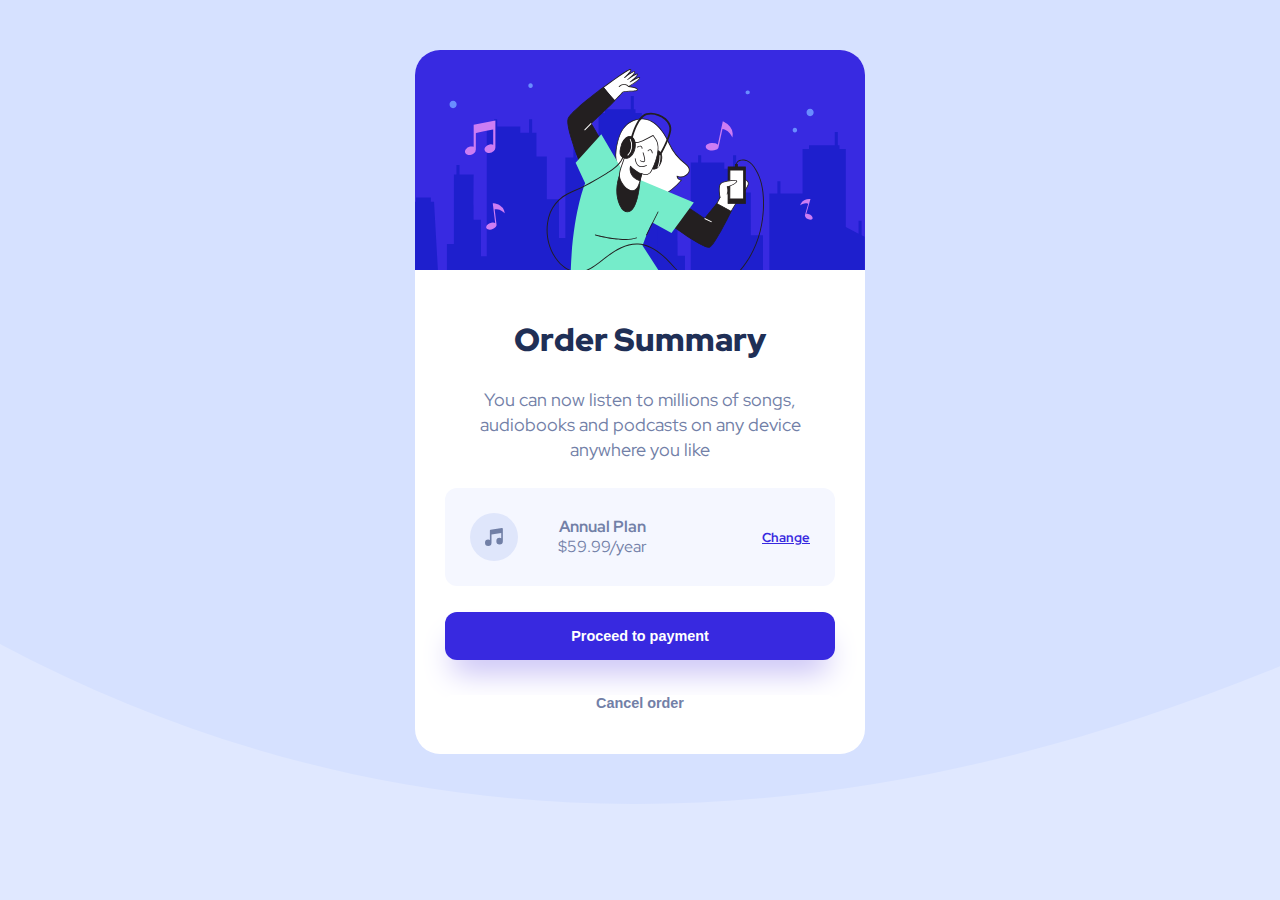
<file: order-summary-component/index.html>
<!DOCTYPE html>
<html lang="en">
<head>
    <meta charset="UTF-8">
    <meta name="viewport"
          content="width=device-width, user-scalable=no, initial-scale=1.0, maximum-scale=1.0, minimum-scale=1.0">
    <meta http-equiv="X-UA-Compatible" content="ie=edge">
    <title>Order Summary Component</title>
    <link href="styles/style.css" rel="stylesheet">
</head>
<body>
<div class="card">
    <img class="hero-image" src="styles/images/illustration-hero.svg" alt="Hero image">
    <div class="container">
        <h2 class="title">Order Summary</h2>
        <p> You can now listen to millions of songs, audiobooks and podcasts on any device anywhere you like</p>
        <div class="plan-container">
            <img src="styles/images/icon-music.svg" alt="music-plan">
            <div class="price">
                <strong>Annual Plan</strong>
                <p>$59.99/year</p>
            </div>
            <a href="#link1">Change</a>
        </div>
        <button class="proceed-button">Proceed to payment</button>
        <button class="cancel-button">Cancel order</button>
    </div>
</div>
</body>
</html>
</file>
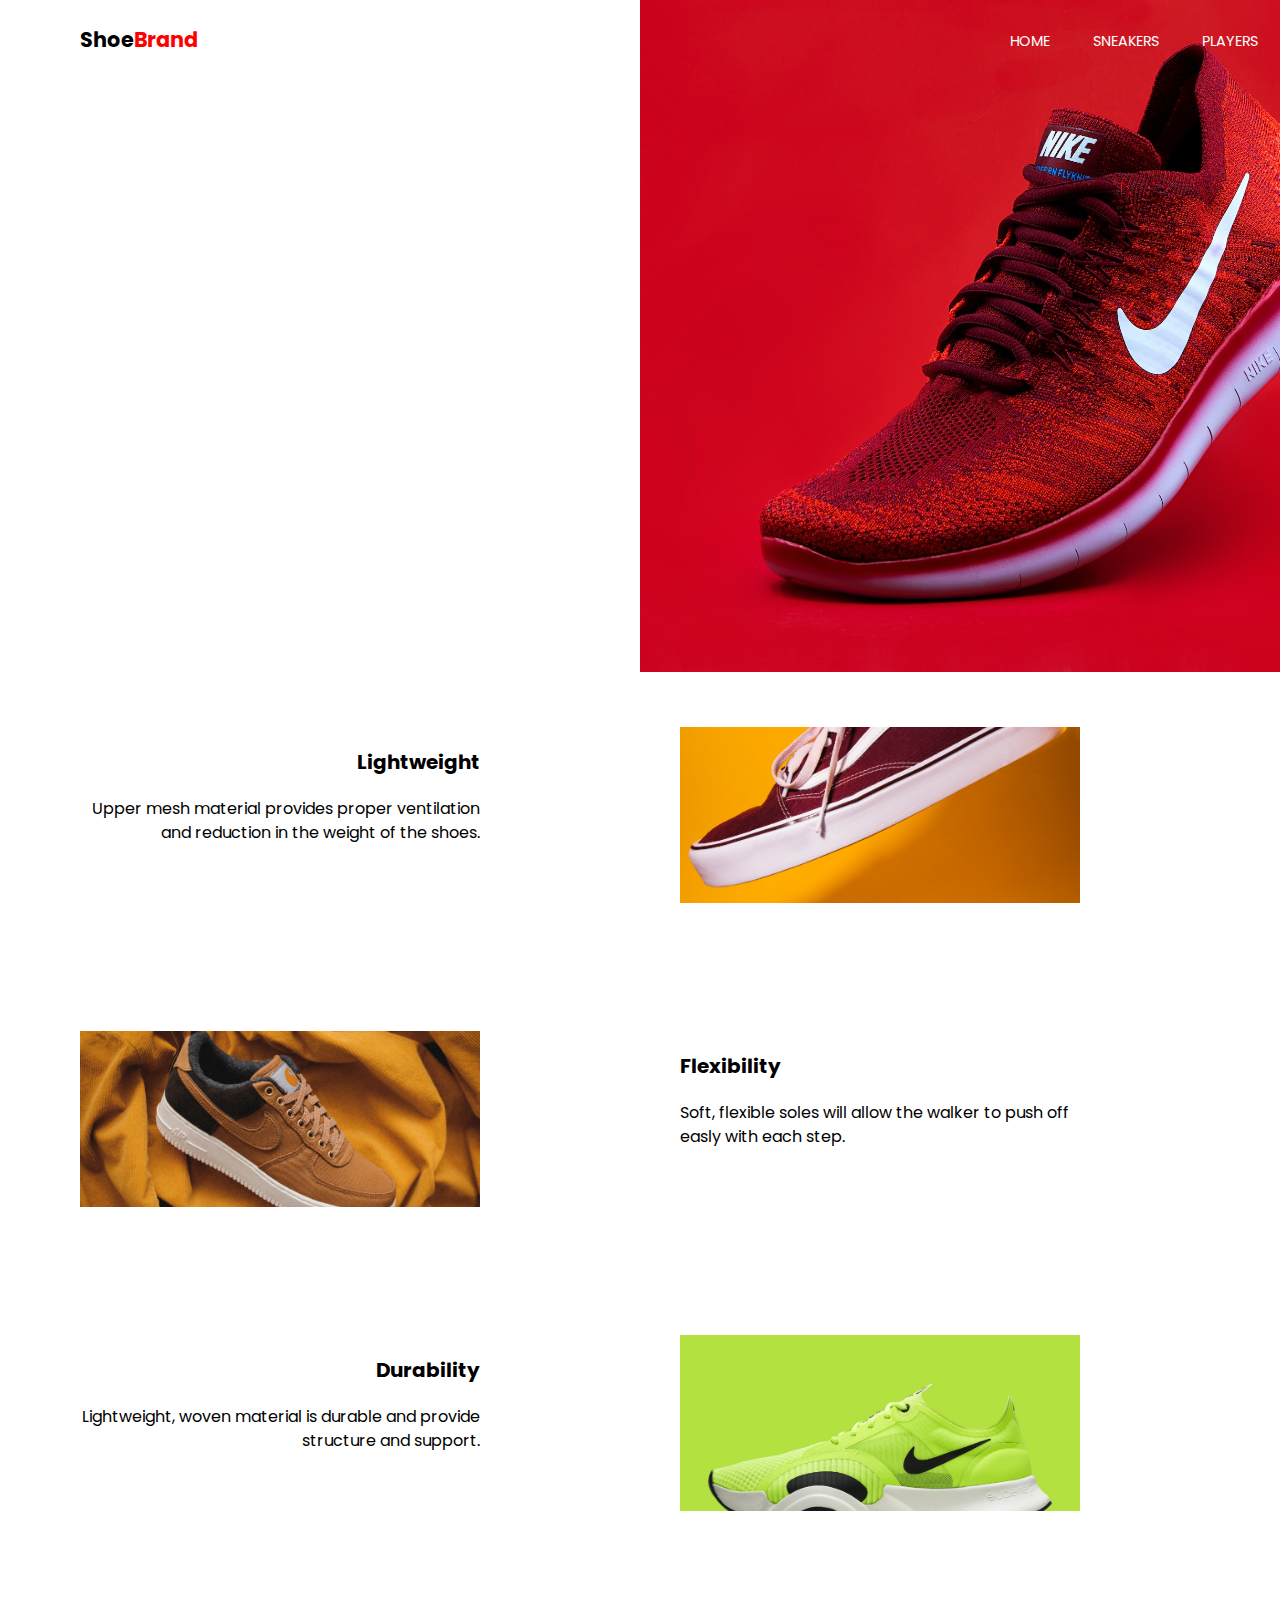
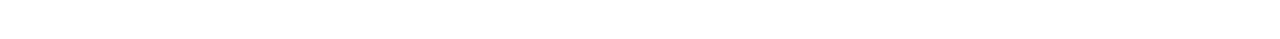
<file: shoebrand-site/index.html>
<!DOCTYPE html>
<html lang="en">

<head>
    <meta charset="UTF-8">
    <meta http-equiv="X-UA-Compatible" content="IE=edge">
    <meta name="viewport" content="width=device-width, initial-scale=1.0">
    <title>Nike</title>
    <link rel="stylesheet" href="styles/main.css">
</head>

<body>

    <div class="hero-img"></div>
    <div class="wrapper">
        <header>
            <a href="#section2" class="logo">Shoe<span>Brand</span></a>

            <nav>

                <svg class="close" enable-background="new 0 0 128 128" id="Layer_1" version="1.1" viewBox="0 0 128 128"
                    width="128px" xml:space="preserve" xmlns="http://www.w3.org/2000/svg"
                    xmlns:xlink="http://www.w3.org/1999/xlink">

                    <path
                        d="M84.815,43.399c-0.781-0.782-2.047-0.782-2.828,0L64.032,61.356L46.077,43.399c-0.781-0.782-2.047-0.782-2.828,0    c-0.781,0.781-0.781,2.047,0,2.828l17.955,17.957L43.249,82.141c-0.781,0.78-0.781,2.047,0,2.828    c0.391,0.39,0.902,0.585,1.414,0.585s1.023-0.195,1.414-0.585l17.955-17.956l17.955,17.956c0.391,0.39,0.902,0.585,1.414,0.585    s1.023-0.195,1.414-0.585c0.781-0.781,0.781-2.048,0-2.828L66.86,64.184l17.955-17.957C85.597,45.447,85.597,44.18,84.815,43.399z     M64.032,14.054c-27.642,0-50.129,22.487-50.129,50.127c0.002,27.643,22.491,50.131,50.133,50.131    c27.639,0,50.125-22.489,50.125-50.131C114.161,36.541,91.674,14.054,64.032,14.054z M64.036,110.313h-0.002    c-25.435,0-46.129-20.695-46.131-46.131c0-25.435,20.693-46.127,46.129-46.127s46.129,20.693,46.129,46.127    C110.161,89.617,89.47,110.313,64.036,110.313z" />

                </svg>
                <ul>
                    <li><a href="#">Home</a></li>
                    <li><a href="#">Sneakers</a></li>
                    <li><a href="#">Players</a></li>
                </ul>

            </nav>
            <svg class="menu" viewBox="0 0 48 32" fill="none" xmlns="http://www.w3.org/2000/svg">
                <path d="M24 32H0V26.6667H24V32ZM48 18.6667H0V13.3333H48V18.6667ZM48 5.33333H24V0H48V5.33333Z"
                    fill="white" />
            </svg>

        </header>

        <section class="hero">
            <h1>Regain your confidence on the court.</h1>

            <p class="subhead">
                A shoe built with purpose and to take your game to the next level.
            </p>

            <svg class="down-list" viewBox="0 0 16 132" fill="none" xmlns="http://www.w3.org/2000/svg">
                <path
                    d="M7.29289 131.707C7.68341 132.098 8.31658 132.098 8.7071 131.707L15.0711 125.343C15.4616 124.953 15.4616 124.319 15.0711 123.929C14.6805 123.538 14.0474 123.538 13.6568 123.929L7.99999 129.586L2.34314 123.929C1.95262 123.538 1.31945 123.538 0.928927 123.929C0.538402 124.319 0.538402 124.953 0.928927 125.343L7.29289 131.707ZM7 -4.37114e-08L6.99999 131L8.99999 131L9 4.37114e-08L7 -4.37114e-08Z"
                    fill="black" />
            </svg>

        </section>

        <section class="more-info">
            <div class="feature">
                <div class="content">
                    <p class="title">Lightweight</p>
                    <p class="desc">Upper mesh material provides proper ventilation and reduction in the weight of the
                        shoes.</p>
                </div>
                <img src="images/shoe2.jpg" alt="Another shoe">
            </div>
            <div class="feature left">
                <div class="content">
                    <p class="title">Flexibility</p>
                    <p class="desc">Soft, flexible soles will allow the walker to push off easly with each step.</p>
                </div>
                <img src="images/shoe3.jpg" alt="Another shoe">
            </div>
            <div class="feature">
                <div class="content">
                    <p class="title">Durability </p>
                    <p class="desc">Lightweight, woven material  is durable and provide structure and support.</p>
                </div>
                <img src="images/shoe4.jpg" alt="Another shoe">
            </div>
        </section>
    </div>

    <script>
        const menu = document.querySelector('.menu');
        const close = document.querySelector('.close');
        const nav = document.querySelector('nav');

        menu.addEventListener('click', () => {
            nav.classList.add('open-nav')
        });

        close.addEventListener('click', () => {
            nav.classList.remove('open-nav')
        });
    </script>
</body>

</html>
</file>
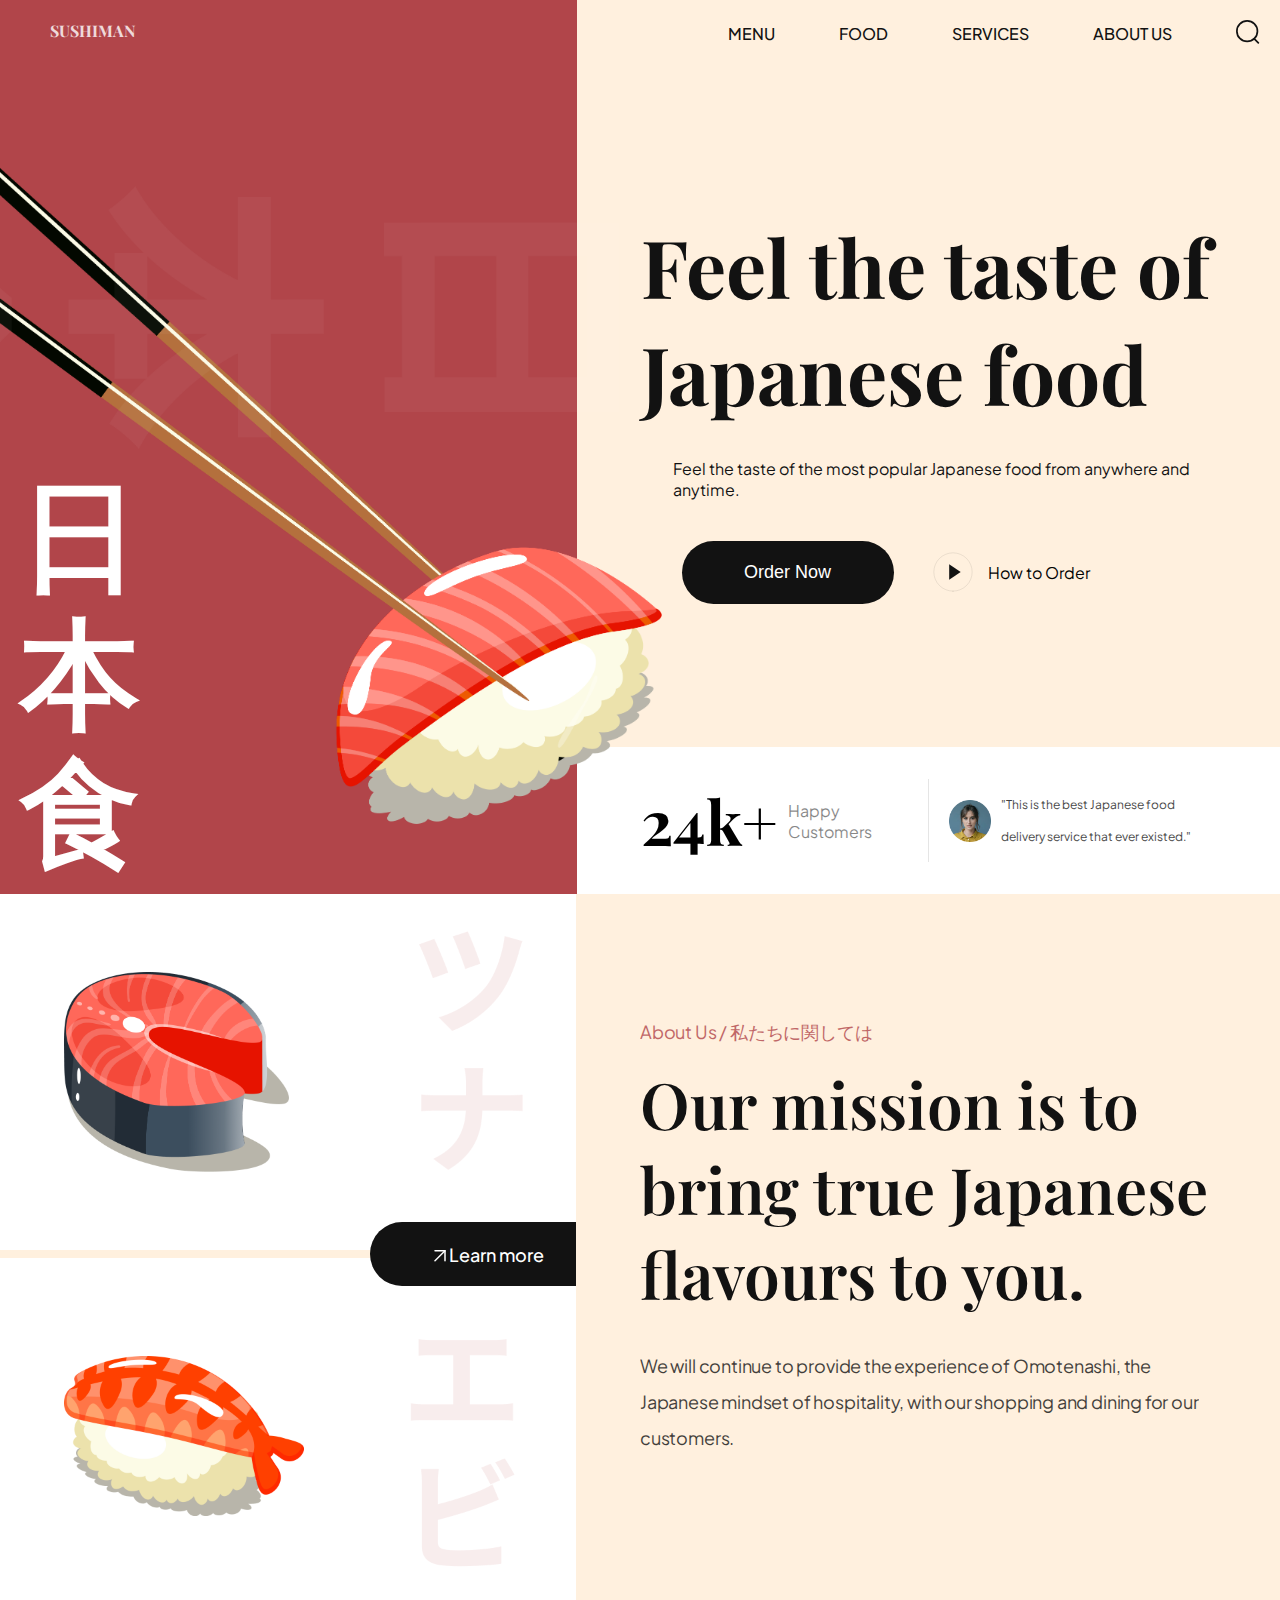
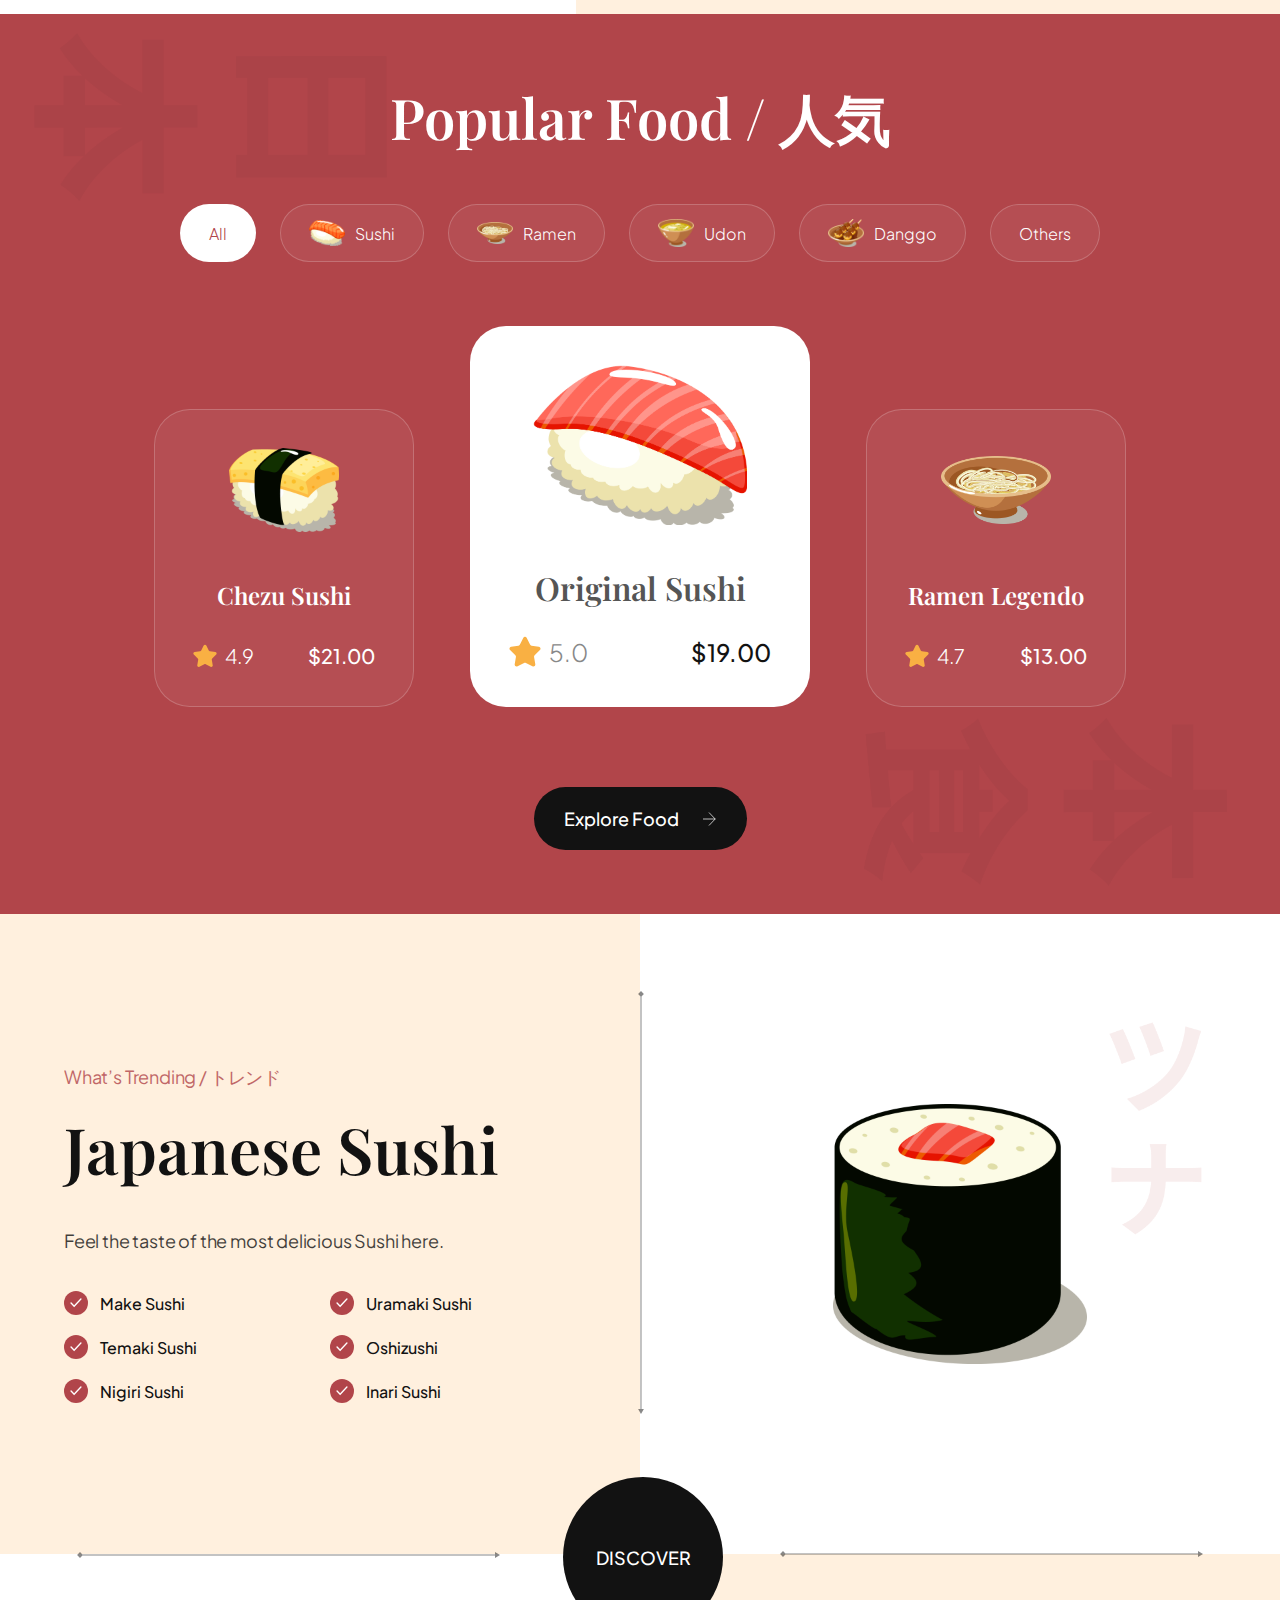
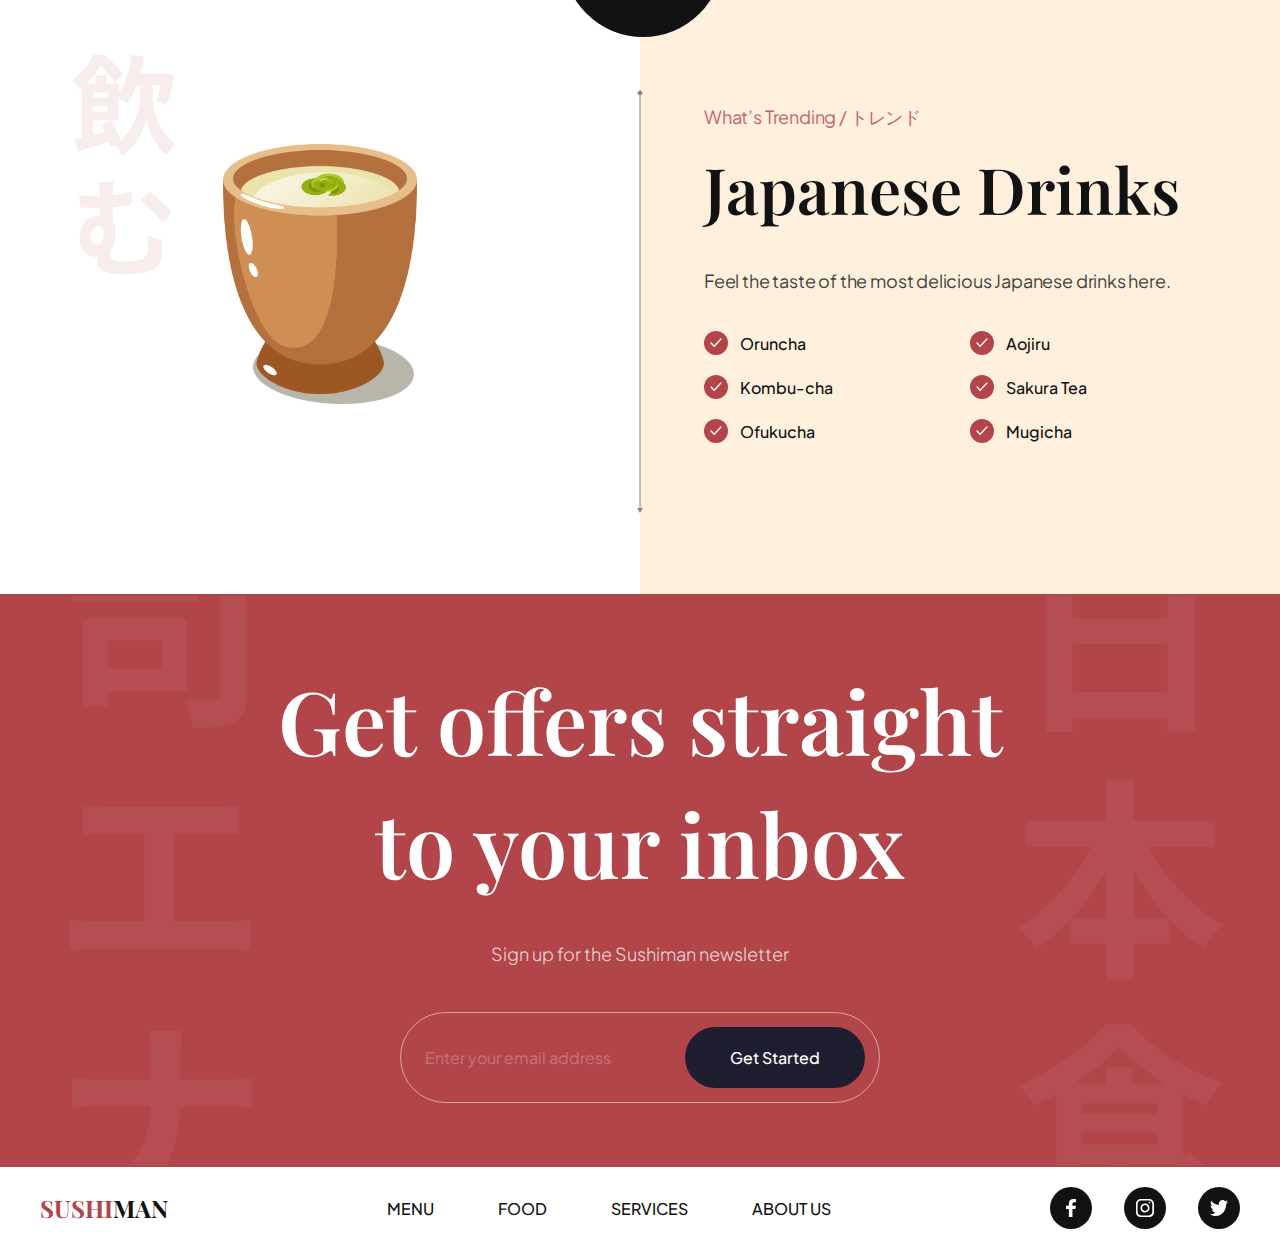
<file: sushi-project/index.html>
<!DOCTYPE html>
<html lang="en">

<head>
  <meta charset="UTF-8">
  <meta http-equiv="X-UA-Compatible" content="IE=edge">
  <meta name="viewport" content="width=device-width, initial-scale=1.0">
  <title>Sushiman</title>
  <link rel="icon" type="image/png" href="/sushi-9.png">
  <link rel="stylesheet" href="css/style.css">
</head>

<body>

  <header>
    <nav class="header__nav">
      <div class="header__logo">
        <h4 data-aos="fade-down">Sushiman</h4>
        <div class="header__logo-overlay">

        </div>
      </div>

      <ul class="header__menu" data-aos="fade-down">
        <li>
          <a href="#menu">Menu</a>
        </li>
        <li>
          <a href="#food">Food</a>
        </li>
        <li>
          <a href="#services">Services</a>
        </li>
        <li>
          <a href="#about-us">About Us</a>
        </li>
        <li>
          <img src="asserts/search.svg" alt="search">
        </li>
      </ul>

      <ul class="header__menu-mobile">
        <li>
          <img src="asserts/menu.svg" alt="menu">
        </li>
      </ul>
    </nav>
  </header>

  <section class="hero">
    <div class="hero-image">
      <img src="asserts/sushi-1.png" alt="sushi" data-aos="fade-up">
      <h2 data-aos="fade-up">
        日 <br>
        本 <br>
        食 <br>
      </h2>

      <div class="hero-image__overlay"></div>
    </div>

    <div class="hero-content">
      <div class="hero-content-info" data-aos="fade-left">
        <h1>Feel the taste of Japanese food</h1>
        <p>Feel the taste of the most popular Japanese food from anywhere and anytime.</p>

        <div class="hero-content__buttons">
          <button class="hero-content__order-button">Order Now</button>
          <button class="hero-content__play-button">
            <img src="asserts/play-circle.svg" alt="play">
            How to Order
          </button>
        </div>
      </div>

      <div class="hero-content__testimonial"
      data-aos="fade-up">
        <div class="hero-content__customer flex-center">
          <h4>24<span>k+</span></h4>
          <p>Happy Customers</p>
        </div>

        <div class="hero-content__review">
          <img src="asserts/user.png" alt="user">
          <p>"This is the best Japanese food delivery service that ever existed."</p>
        </div>
      </div>
    </div>
  </section>

  <section class="about-us" id="about-us">
    <div class="about-us__image">
      <div class="about-us__image-sushi3">
        <img src="asserts/sushi-3.png" alt="sushi"
          data-aos="fade-right">
      </div>
      <button class="about-us__button">
        <img src="asserts/arrow-up-right.svg" alt="learn more">
        Learn more
      </button>

      <div class="about-us__image-sushi2">
        <img src="asserts/sushi-2.png" alt="sushi" data-aos="fade-right">
      </div>
    </div>

    <div class="about-us__content" data-aos="fade-left">
      <p class="sushi__subtitle">About Us / 私たちに関しては</p>
      <h3 class="sushi__title">Our mission is to bring true Japanese flavours to you.</h3>
      <p class="sushi__description">
        We will continue to provide the experience of Omotenashi, the Japanese mindset of
        hospitality, with our shopping and dining for our customers.
      </p>
    </div>
  </section>

  <section class="popular-foods" id="menu">
    <h2 class="popular-foods__title" id="menu" data-aos="flip-up">
      Popular Food / 人気
    </h2>

    <div class="popular-foods__filters sushi__hide-scrollbar" data-aos="fade-up">
      <button class="popular-foods__filter-btn active">All</button>
      <button class="popular-foods__filter-btn">
        <img src="asserts/sushi-9.png" alt="sushi 9">
        Sushi
      </button>
      <button class="popular-foods__filter-btn">
        <img src="asserts/sushi-8.png" alt="Ramen">
        Ramen
      </button>
      <button class="popular-foods__filter-btn">
        <img src="asserts/sushi-7.png" alt="Udon">
        Udon
      </button>
      <button class="popular-foods__filter-btn">
        <img src="asserts/sushi-6.png" alt="Danggo">
        Danggo
      </button>
      
      <button class="popular-foods__filter-btn">Others</button>
    </div>

    <div class="popular-foods__catalogue" data-aos="fade-up">
      <article class="popular-foods__card">
        <img class="popular-foods__card-image"
        src="asserts/sushi-12.png" alt="sushi 12">
        <h4 class="popular-foods__card-title">Chezu Sushi</h4>

        <div class="popular-foods__card-details flex-between">
          <div class="popular-foods__card-rating">
            <img src="asserts/star.svg" alt="star">
            <p>4.9</p>
          </div>
          <p class="popular-foods__card-price">$21.00</p>
        </div>
      </article>

      <article class="popular-foods__card active-card">
        <img class="popular-foods__card-image"
        src="asserts/sushi-11.png" alt="sushi 11">
        <h4 class="popular-foods__card-title">Original Sushi</h4>

        <div class="popular-foods__card-details flex-between">
          <div class="popular-foods__card-rating">
            <img src="asserts/star.svg" alt="star">
            <p>5.0</p>
          </div>
          <p class="popular-foods__card-price">$19.00</p>
        </div>
      </article>

      <article class="popular-foods__card">
        <img class="popular-foods__card-image"
        src="asserts/sushi-10.png" alt="ramem">
        <h4 class="popular-foods__card-title">Ramen Legendo</h4>

        <div class="popular-foods__card-details flex-between">
          <div class="popular-foods__card-rating">
            <img src="asserts/star.svg" alt="star">
            <p>4.7</p>
          </div>
          <p class="popular-foods__card-price">$13.00</p>
        </div>
      </article>
    </div>

    <button class="popular-foods__button">
      Explore Food
      <img src="asserts/arrow-right.svg" alt="arrow-right">
    </button>

  </section>

  <section class="trending" id="food">
    <section class="trending-sushi">
      <div class="trending__content" data-aos="fade-right">
        <p class="sushi__subtitle">What’s Trending / トレンド</p>
  
        <h3 class="sushi__title">Japanese Sushi</h3>
        <p class="sushi__description">
          Feel the taste of the most delicious Sushi here.
        </p>
        <ul class="trending__list flex-between">
  
          <li>
            <div class="trending__icon flex-center">
              <img src="asserts/check.svg" alt="check"/>
            </div>
            <p>Make Sushi</p>
          </li>
          <li>
            <div class="trending__icon flex-center">
              <img src="asserts/check.svg" alt="check"/>
            </div>
            <p>Uramaki Sushi</p>
          </li>
          <li>
            <div class="trending__icon flex-center">
              <img src="asserts/check.svg" alt="check"/>
            </div>
            <p>Temaki Sushi</p>
          </li>
          <li>
            <div class="trending__icon flex-center">
              <img src="asserts/check.svg" alt="check"/>
            </div>
            <p>Oshizushi</p>
          </li>
          <li>
            <div class="trending__icon flex-center">
              <img src="asserts/check.svg" alt="check"/>
            </div>
            <p>Nigiri Sushi</p>
          </li>
          <li>
            <div class="trending__icon flex-center">
              <img src="asserts/check.svg" alt="check"/>
            </div>
            <p>Inari Sushi</p>
          </li>
          
        </ul>
      </div>
  
      <div class="trending__image flex-center">
        <img src="asserts/sushi-5.png" alt="sushi 5" data-aos="fade-left">
  
        <div class="trending__arrow trending__arrow-left">
          <img src="asserts/arrow-vertical.svg" alt="arrow vertical">
        </div>
  
        <div class="trending__arrow trending__arrow-bottom">
          <img src="asserts/arrow-horizontal.svg" alt="arrow horizontal">
        </div>
  
      </div>
  
    </section>

    <div class="trending__discover" data-aos="zoom-in">
      <p>Discover</p>
    </div>

    <section class="trending-drinks">
      <div class="trending__image flex-center">
        <img src="asserts/sushi-4.png" alt="sushi 4" data-aos="fade-right">
  
        <div class="trending__arrow trending__arrow-top">
          <img src="asserts/arrow-horizontal.svg" alt="arrow horizontal">
        </div>
  
        <div class="trending__arrow trending__arrow-right">
          <img src="asserts/arrow-vertical.svg" alt="arrow vertical">
        </div>
  
      </div>

      <div class="trending__content" data-aos="fade-left">
        <p class="sushi__subtitle">What’s Trending / トレンド</p>
  
        <h3 class="sushi__title">Japanese Drinks</h3>
        <p class="sushi__description">
          Feel the taste of the most delicious Japanese drinks here.
        </p>
        <ul class="trending__list flex-between">
  
          <li>
            <div class="trending__icon flex-center">
              <img src="asserts/check.svg" alt="check"/>
            </div>
            <p>Oruncha</p>
          </li>
          <li>
            <div class="trending__icon flex-center">
              <img src="asserts/check.svg" alt="check"/>
            </div>
            <p>Aojiru</p>
          </li>
          <li>
            <div class="trending__icon flex-center">
              <img src="asserts/check.svg" alt="check"/>
            </div>
            <p>Kombu-cha</p>
          </li>
          <li>
            <div class="trending__icon flex-center">
              <img src="asserts/check.svg" alt="check"/>
            </div>
            <p>Sakura Tea</p>
          </li>
          <li>
            <div class="trending__icon flex-center">
              <img src="asserts/check.svg" alt="check"/>
            </div>
            <p>Ofukucha</p>
          </li>
          <li>
            <div class="trending__icon flex-center">
              <img src="asserts/check.svg" alt="check"/>
            </div>
            <p>Mugicha</p>
          </li>
          
        </ul>
      </div>
  
    </section>
    
  </section>


  <section class="subscription flex-center" id="services">
    <h2 data-aos="flip-down"> Get offers straight </br> to your inbox</h2>
    <p data-aos="fade-up">Sign up for the Sushiman newsletter</p>

    <div class="subscription__form" data-aos="fade-up">
      <input type="text" placeholder="Enter your email address">
      <button>Get Started</button>
    </div>

  </section>


  <footer class="footer flex-between">
    <h3 class="footer__logo">
      <span>Sushi</span>Man
    </h3>

    <ul class="footer__nav">
      <li><a href="#menu">Menu</a></li>
      <li><a href="#food">Food</a></li>
      <li><a href="#services">Services</a></li>
      <li><a href="#about-us">About Us</a></li>
    </ul>

    <ul class="footer__social">
      <li class="flex-center">
        <img src="asserts/facebook.svg" alt="facebook">
      </li>
      <li class="flex-center">
        <img src="asserts/instagram.svg" alt="instagram">
      </li>
      <li class="flex-center">
        <img src="asserts/twitter.svg" alt="twitter">
      </li>
    </ul>
  </footer>
  <script src="js/script.js" type="module"></script>
</body>

</html>
</file>
<file: order-summary-component/styles/style.css>
@import url('https://fonts.googleapis.com/css2?family=Red+Hat+Display:wght@500;700;900&display=swap');

:root {
    --pale-blue: hsl(225, 100%, 94%);
    --bright-blue: hsl(245, 75%, 52%);

    --very-pale-blue: hsl(225, 100%, 98%);
    --desaturated-blue: hsl(224, 23%, 55%);
    --dark-blue: hsl(223, 47%, 23%);
}

* {
    margin: 0;
    padding: 0;
    /*box-sizing: border-box;*/
}

body {
    background-image: url("images/pattern-background-desktop.svg");
    background-repeat: no-repeat;
    background-size: cover;
    background-color: var(--pale-blue);
    font-family: 'Red Hat Display', sans-serif;
    font-size: 16px
}

.card {
    width: 450px;
    background-color: white;
    color: var(--desaturated-blue);
    border-radius: 25px;
    overflow: hidden;
    margin: 50px auto;
}

.container {
    padding: 30px;
    display: flex;
    flex-direction: column;
    justify-content: center;
    text-align: center;
    font-size: 18px;
}

.container > * {
    margin: 13px 0;
}

.title {
    color: var(--dark-blue);
    font-weight: 900;
    font-size: 32px;
}

.hero-image {
    width: 100%;
}

.container > p {
    line-height: 25px;
}

button {
    width: 100%;
    border: none;
    font-weight: 700;
    font-size: 0.9rem;
    border-radius: 12px;
    cursor: pointer;
    transition: 350ms;
}

.proceed-button {
    background-color: var(--bright-blue);
    padding: 1rem 0;
    color: white;
    box-shadow: 0 20px 30px -8px rgb(197 189 245);
}

.proceed-button:hover {
    opacity: 0.8;
}

.cancel-button {
    background-color: white;
    color: var(--desaturated-blue);
    border: none;
    margin-top: 22px;

}

.cancel-button:hover {
    color: black;
}

.plan-container {
    font-size: 16px;
    background-color: var(--very-pale-blue);
    padding: 25px;
    border-radius: 12px;
    display: flex;
    flex-direction: row;
    justify-content: space-between;
    align-items: center;
}

.plan-container > a {
    color: var(--bright-blue);
    font-size: 13px;
    font-weight: 700;
}

.plan-container > a:hover {
    opacity: 0.8;
    text-decoration: none;
}

.plan-container > strong {
    color: var(--dark-blue);
}

.price {
    line-height: 20px;
    margin-right: 75px;
}
</file>
<file: shoebrand-site/styles/main.css>
@import url("https://fonts.googleapis.com/css2?family=Poppins:wght@400;700&family=Red+Hat+Display:wght@500;700;900&display=swap");
body {
  margin: 1.5em;
  font-family: "Poppins", sans-serif;
}

a {
  text-decoration: none;
  font-size: 1.3rem;
}

.hero-img {
  position: absolute;
  top: 0;
  left: 0;
  background: url("../images/shoe1.jpg");
  background-size: cover;
  background-position-x: 20%;
  background-position-y: 20%;
  width: 100%;
  height: 100vh;
  z-index: -1;
  animation: introLoad 2s forwards;
}

.logo {
  color: white;
  font-weight: bold;
}

nav {
  position: fixed;
  right: 0;
  top: 0;
  background: white;
  height: 100vh;
  width: 50%;
  z-index: 999;
  text-transform: uppercase;
  transform: translateX(100%);
  transition: transform 0.5s ease-in-out;
}
nav ul {
  list-style-type: none;
  padding: 0;
  margin-top: 8em;
}
nav ul a {
  color: black;
  padding: 0.75em 2em;
  display: block;
}
nav ul a:hover {
  background: rgb(235, 235, 235);
}
nav .close {
  float: right;
  margin: 2em;
  width: 2em;
}

header {
  display: flex;
  justify-content: space-between;
}
header svg {
  width: 1.9em;
  margin-top: -0.6em;
  cursor: pointer;
}

h1 {
  font-size: 3rem;
  margin-top: 2em;
  line-height: 3.3rem;
}

.subhead {
  font-size: 1.4rem;
}

section.hero {
  color: white;
  height: 90vh;
  animation: moveDown 1s ease-in-out forwards;
  opacity: 0;
}
section.hero .down-list {
  stroke: white;
  position: absolute;
  bottom: 8em;
  width: 1em;
  animation: moveArrow 1s alternate-reverse infinite;
}
section.hero .down-list path {
  fill: white;
}

.more-info img {
  width: 100%;
  -o-object-fit: cover;
     object-fit: cover;
  height: 11em;
}
.more-info .title {
  font-weight: bold;
  font-size: 1.25rem;
}
.more-info .desc {
  line-height: 1.5rem;
}

.open-nav {
  transform: translateX(0%);
}

@media only screen and (min-width: 680px) {
  body {
    margin: 1.5em 5em;
    font-family: "Poppins", sans-serif;
  }
}
@media only screen and (min-width: 920px) {
  .menu {
    display: none;
  }
  nav {
    transform: translateX(0);
    position: unset;
    display: block;
    width: auto;
    height: auto;
    background: none;
  }
  nav svg.close {
    display: none;
  }
  nav ul {
    display: flex;
    margin: 0;
  }
  nav ul a {
    color: white;
    padding: 0.5em 1.5em;
    font-size: 0.9rem;
    transition: 350ms;
  }
  nav ul a:hover {
    background: none;
    text-decoration: underline;
  }
  .hero-img {
    left: unset;
    right: 0;
    width: 50%;
    height: 42em;
  }
  .logo {
    color: black;
  }
  .logo span {
    color: red;
  }
  section.hero {
    color: black;
    height: auto;
    width: 40%;
    margin-bottom: 8em;
  }
  section.hero svg.down-list {
    stroke: black;
    position: unset;
    margin-top: 1.5em;
  }
  section.hero svg.down-list path {
    fill: black;
  }
  .feature {
    display: grid;
    grid-template-columns: repeat(2, auto);
    gap: 3em;
    margin-bottom: 8em;
  }
  .feature img {
    width: 25em;
  }
  .feature .content {
    text-align: right;
    width: 25em;
  }
  .feature.left {
    grid-template-areas: "left rigth";
  }
  .feature.left img {
    grid-area: left;
  }
  .feature.left .content {
    text-align: left;
    width: 25em;
    justify-self: left;
  }
}
@media only screen and (min-width: 1200px) {
  .wrapper {
    width: 1200px;
    margin: 0 auto;
  }
  .feature {
    gap: 0;
  }
}
@keyframes introLoad {
  from {
    -webkit-clip-path: polygon(0 0, 100% 0, 100% 0, 0 0);
            clip-path: polygon(0 0, 100% 0, 100% 0, 0 0);
  }
  to {
    -webkit-clip-path: polygon(0 0, 100% 0, 100% 100%, 0 100%);
            clip-path: polygon(0 0, 100% 0, 100% 100%, 0 100%);
  }
}
@keyframes moveArrow {
  from {
    transform: translateY(-30px);
  }
  to {
    transform: translateY(0);
  }
}
@keyframes moveDown {
  from {
    transform: translateY(-100px);
  }
  to {
    transform: translateY(0);
    opacity: 1;
  }
}/*# sourceMappingURL=main.css.map */
</file>
<file: sushi-project/css/style.css>
@import url("https://fonts.googleapis.com/css2?family=Playfair+Display:wght@400;500;600;700;800;900&display=swap");
@import url("https://fonts.googleapis.com/css2?family=Plus+Jakarta+Sans:wght@200;300;400;500;600;700;800&display=swap");

/* other css file imports */
@import url("sections/header.css");
@import url("sections/hero.css");
@import url("sections/about.css");
@import url("sections/popular.css");
@import url("sections/trending.css");
@import url("sections/subscribe.css");
@import url("sections/footer.css");


/* CSS variables for reusablity across all files (including above imported) */

:root {
  --playfair-display: "Playfair Display", serif;
  --plus-jakarta-sans: "Plus Jakarta Sans", sans-serif;

  --primary-color: #b1454a;
  --secondary-color: #121212;

  --black-200: #020202;
  --black-300: #333333;
  --black-400: #1f1e31;
  --black-500: #555555;
  --gray-100: #888888;

  --color-white: #fff;
  --color-creamson: #fff0de;
}

* {
  margin: 0;
  padding: 0;
  box-sizing: border-box;
  scroll-behavior: smooth;
}

body {
  max-width: 1280px;
  margin: 0 auto;
  background-color: var(--color-creamson);
}

a {
  text-decoration: none;
  color: inherit;
}


.flex-center {
  display: flex;
  justify-content: center;
  align-items: center;
}

.flex-between {
  display: flex;
  justify-content: space-between;
  align-items: center;
}

.sushi__subtitle {
  font-size: 18px;
  font-weight: 400;
  font-family: var(--plus-jakarta-sans);

  color: var(--primary-color);
  opacity: 0.8;

  letter-spacing: -0.01em;
}

.sushi__title {
  font-size: 64px;
  font-weight: 600;
  font-family: var(--playfair-display);

  color: var(--secondary-color);

  margin-top: 16px;
}

.sushi__description {
  font-size: 18px;
  font-weight: 400;
  font-family: var(--plus-jakarta-sans);

  line-height: 36px;
  letter-spacing: -0.01em;

  color: var(--secondary-color);
  opacity: 0.8;

  margin: 32px 0px;
}

/* Hide scrollbar for Chrome, Safari and Opera */
.sushi__hide-scrollbar::-webkit-scrollbar {
  display: none;
}

/* Hide scrollbar for IE, Edge and Firefox */
.sushi__hide-scrollbar {
  -ms-overflow-style: none;
  /* IE and Edge */
  scrollbar-width: none;
  /* Firefox */
}


/* START: about us media queries */

@media screen and (max-width: 1024px) {
  .about-us {
    flex-direction: column;
  }

  .about-us__image {
    flex-direction: row;
  }

  .about-us__image-sushi3 {
    border-bottom: none;
    border-right: 8px solid var(--color-creamson);
  }

  .about-us__button {
    display: none;
  }
}

@media screen and (max-width: 750px) {
  .about-us__image {
    flex-direction: column;
  }

  .about-us__image-sushi3 {
    border-bottom: none;
    border-right: 8px solid var(--color-creamson);
  }

  .about-us__button {
    display: block;
    top: 47%;
  }
}

@media screen and (max-width: 550px) {
  .about-us__image-sushi2 img,
  .about-us__image-sushi3 img {
    width: 50%;
    height: 160px;

    object-fit: contain;
  }

  .about-us_image div {
    padding: 32px;
  }

  .about-us__button {
    top: 44%;
  }

  .about-us__content {
    padding: 32px;
  }
}

/* END: about us media queries */

/* START: header media querie */
@media screen and (max-width: 1016px) {
  .header__nav {
    background: var(--primary-color);
  }

  .header__menu {
    display: none;
  }

  .header__menu-mobile {
    display: flex;
  }
}

@media screen and (max-width: 550px) {
  .header__logo {
    padding-left: 0;
  }
}
/* END: header media queries */

/* START: hero media queries */
@media screen and (max-width: 1060px) {
  .hero {
    flex-direction: column;
  }

  .hero-image img {
    width: 100%;

    transform: matrix(1, 0.05, 0, 1.25, 0, 0) !important;
  }
}

@media screen and (max-width: 750px) {
  .hero-image h2 {
    font-size: 70px;
    line-height: 90px;
  }
}

@media screen and (max-width: 550px) {
  .hero-image h2 {
    font-size: 40px;
    line-height: 60px;
  }

  .hero-content-info {
    padding: 32px;
  }

  .hero-content-info h1 {
    font-size: 60px;
  }

  .hero-content-info p {
    margin: 32px 0;
  }

  .hero-content-buttons {
    margin: 41px 0;
  }

  .hero-content__testimonial {
    padding: 32px;
  }
}
/* END: hero media queries */


/* START: popular media queries */
@media screen and (max-width: 550px) {
  .popular-foods {
    padding: 64px 32px;
  }

  .popular-foods__card,
  .popular-foods__card.active-card {
    min-width: 100%;
  }
}
/* END: popular media queries */

/* START: subscribe media queries */
@media screen and (max-width: 550px) {
  .subscription {
    padding: 64px 32px;
  }

  .subscription h2 {
    font-size: 68px;
    line-height: 100px;
  }

  .subscription__form {
    flex-direction: column;
    gap: 20px;

    min-width: 100%;
    border-radius: 20px;
    padding: 0;

    border: none;
  }

  .subscription__form input {
    min-height: 50px;

    border: 1px solid rgba(255, 255, 255, 0.5);
    padding: 10px 20px;
    border-radius: 30px;
  }

  .subscription__form button {
    min-width: 100%;
  }
}
/* END: subscribe media queries */

/* START: trending media queries */
@media screen and (max-width: 1024px) {
  .trending-sushi {
    flex-direction: column;
  }

  .trending-drinks {
    flex-direction: column-reverse;
  }

  .trending__image {
    width: 100%;
    background-size: cover;
  }

  .trending__discover {
    display: none;
  }

  .trending__arrow {
    display: none;
  }
}

@media screen and (max-width: 550px) {
  .trending__image img {
    width: 70%;
    height: 70px;
  }

  .trending__content {
    padding: 32px;
  }
}

/* END: trending media queries */
</file>
